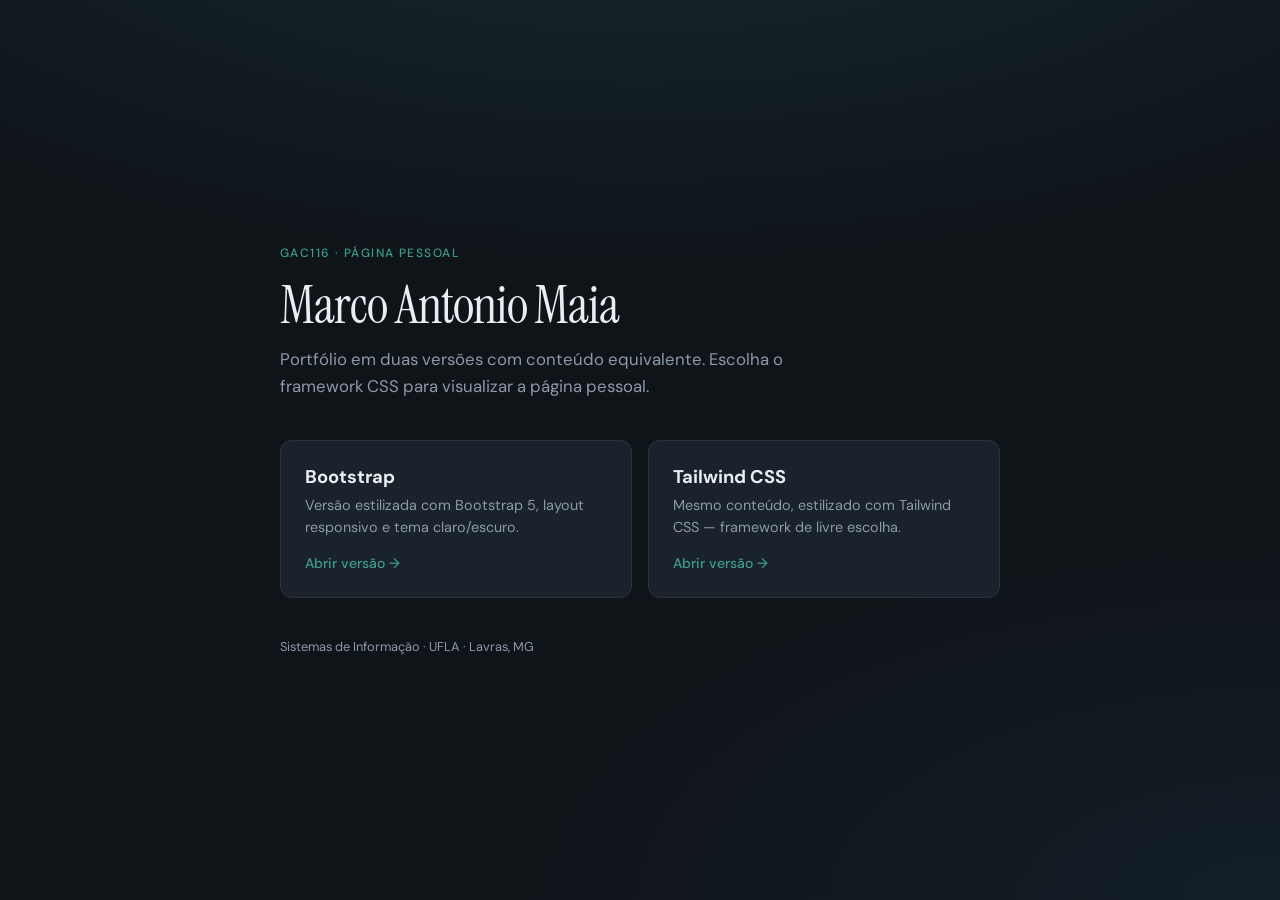
<file: index.html>
<!DOCTYPE html>
<html lang="pt-BR">
<head>
  <meta charset="UTF-8">
  <meta name="viewport" content="width=device-width, initial-scale=1.0">
  <title>Marco Antonio Maia — Portfólio</title>
  <meta name="description" content="Página pessoal de Marco Antonio Maia — escolha a versão Bootstrap ou Tailwind.">
  <link rel="preconnect" href="https://fonts.googleapis.com">
  <link rel="preconnect" href="https://fonts.gstatic.com" crossorigin>
  <link href="https://fonts.googleapis.com/css2?family=DM+Sans:wght@400;500;700&family=Instrument+Serif:ital@0;1&display=swap" rel="stylesheet">
  <style>
    :root {
      --bg: #0f1419;
      --surface: #1a222c;
      --text: #e8eef4;
      --muted: #8b9aab;
      --accent: #3d9b8f;
      --accent-hover: #4db5a7;
      --border: #2a3542;
    }

    * {
      box-sizing: border-box;
      margin: 0;
      padding: 0;
    }

    body {
      min-height: 100vh;
      font-family: "DM Sans", system-ui, sans-serif;
      background:
        radial-gradient(ellipse 80% 50% at 50% -20%, rgba(61, 155, 143, 0.18), transparent),
        radial-gradient(ellipse 60% 40% at 100% 100%, rgba(45, 90, 120, 0.15), transparent),
        var(--bg);
      color: var(--text);
      display: flex;
      align-items: center;
      justify-content: center;
      padding: 2rem 1.25rem;
    }

    .wrap {
      width: min(720px, 100%);
    }

    .brand {
      font-family: "Instrument Serif", Georgia, serif;
      font-size: clamp(2.25rem, 6vw, 3.25rem);
      font-weight: 400;
      letter-spacing: -0.02em;
      line-height: 1.1;
      margin-bottom: 0.75rem;
    }

    .lead {
      color: var(--muted);
      font-size: 1.05rem;
      line-height: 1.6;
      margin-bottom: 2.5rem;
      max-width: 36rem;
    }

    .lead strong {
      color: var(--text);
      font-weight: 500;
    }

    .label {
      font-size: 0.75rem;
      text-transform: uppercase;
      letter-spacing: 0.12em;
      color: var(--accent);
      margin-bottom: 1rem;
      font-weight: 500;
    }

    .cards {
      display: grid;
      gap: 1rem;
    }

    @media (min-width: 560px) {
      .cards {
        grid-template-columns: 1fr 1fr;
      }
    }

    a.card {
      display: block;
      text-decoration: none;
      color: inherit;
      background: var(--surface);
      border: 1px solid var(--border);
      border-radius: 12px;
      padding: 1.5rem;
      transition: border-color 0.2s, transform 0.2s, background 0.2s;
    }

    a.card:hover,
    a.card:focus-visible {
      border-color: var(--accent);
      background: #1e2833;
      transform: translateY(-2px);
      outline: none;
    }

    a.card h2 {
      font-size: 1.15rem;
      font-weight: 700;
      margin-bottom: 0.4rem;
    }

    a.card p {
      color: var(--muted);
      font-size: 0.9rem;
      line-height: 1.5;
    }

    a.card .cta {
      display: inline-block;
      margin-top: 1rem;
      color: var(--accent);
      font-size: 0.875rem;
      font-weight: 500;
    }

    a.card:hover .cta {
      color: var(--accent-hover);
    }

    footer {
      margin-top: 2.5rem;
      font-size: 0.8rem;
      color: var(--muted);
    }
  </style>
</head>
<body>
  <main class="wrap">
    <p class="label">GAC116 · Página Pessoal</p>
    <h1 class="brand">Marco Antonio Maia</h1>
    <p class="lead">
      Portfólio em duas versões com conteúdo equivalente.
      Escolha o framework CSS para visualizar a página pessoal.
    </p>

    <div class="cards">
      <a class="card" href="bootstrap/index.html">
        <h2>Bootstrap</h2>
        <p>Versão estilizada com Bootstrap 5, layout responsivo e tema claro/escuro.</p>
        <span class="cta">Abrir versão →</span>
      </a>
      <a class="card" href="tailwind/index.html">
        <h2>Tailwind CSS</h2>
        <p>Mesmo conteúdo, estilizado com Tailwind CSS — framework de livre escolha.</p>
        <span class="cta">Abrir versão →</span>
      </a>
    </div>

    <footer>
      Sistemas de Informação · UFLA · Lavras, MG
    </footer>
  </main>
</body>
</html>
</file>
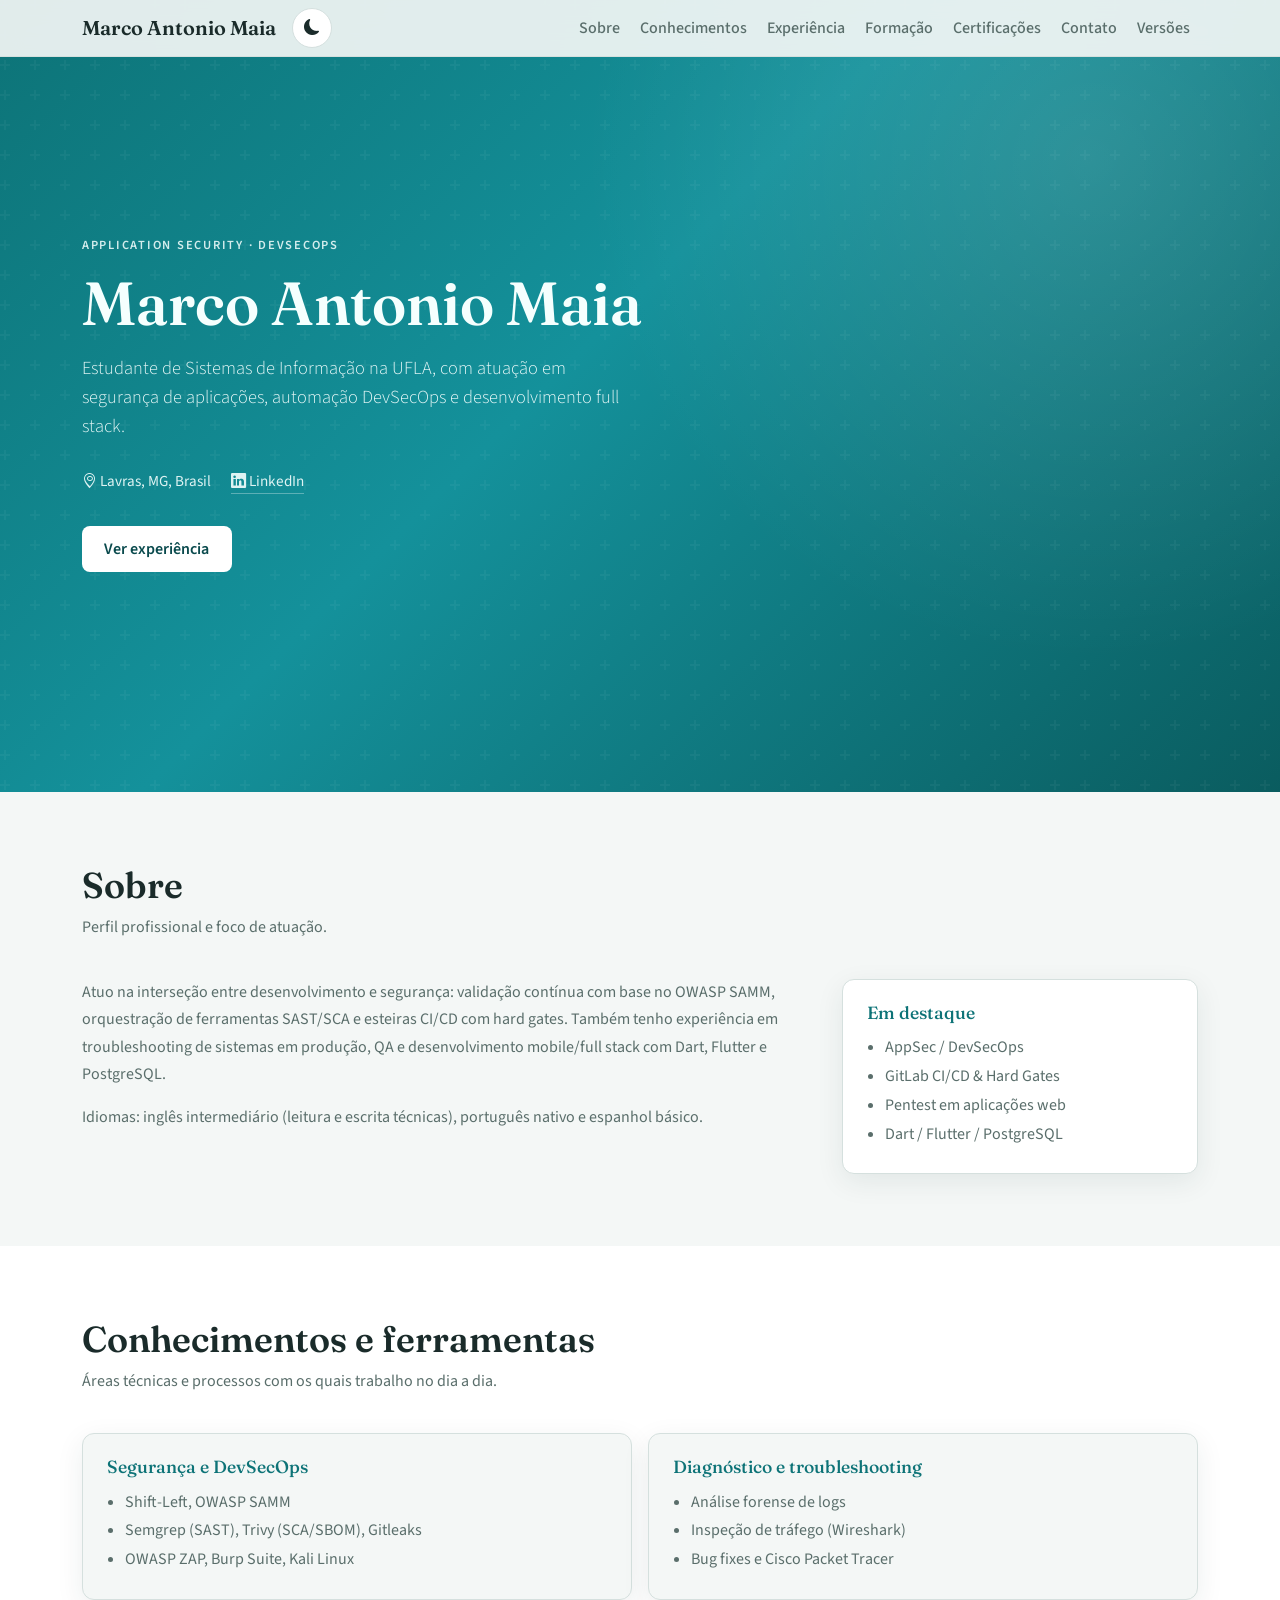
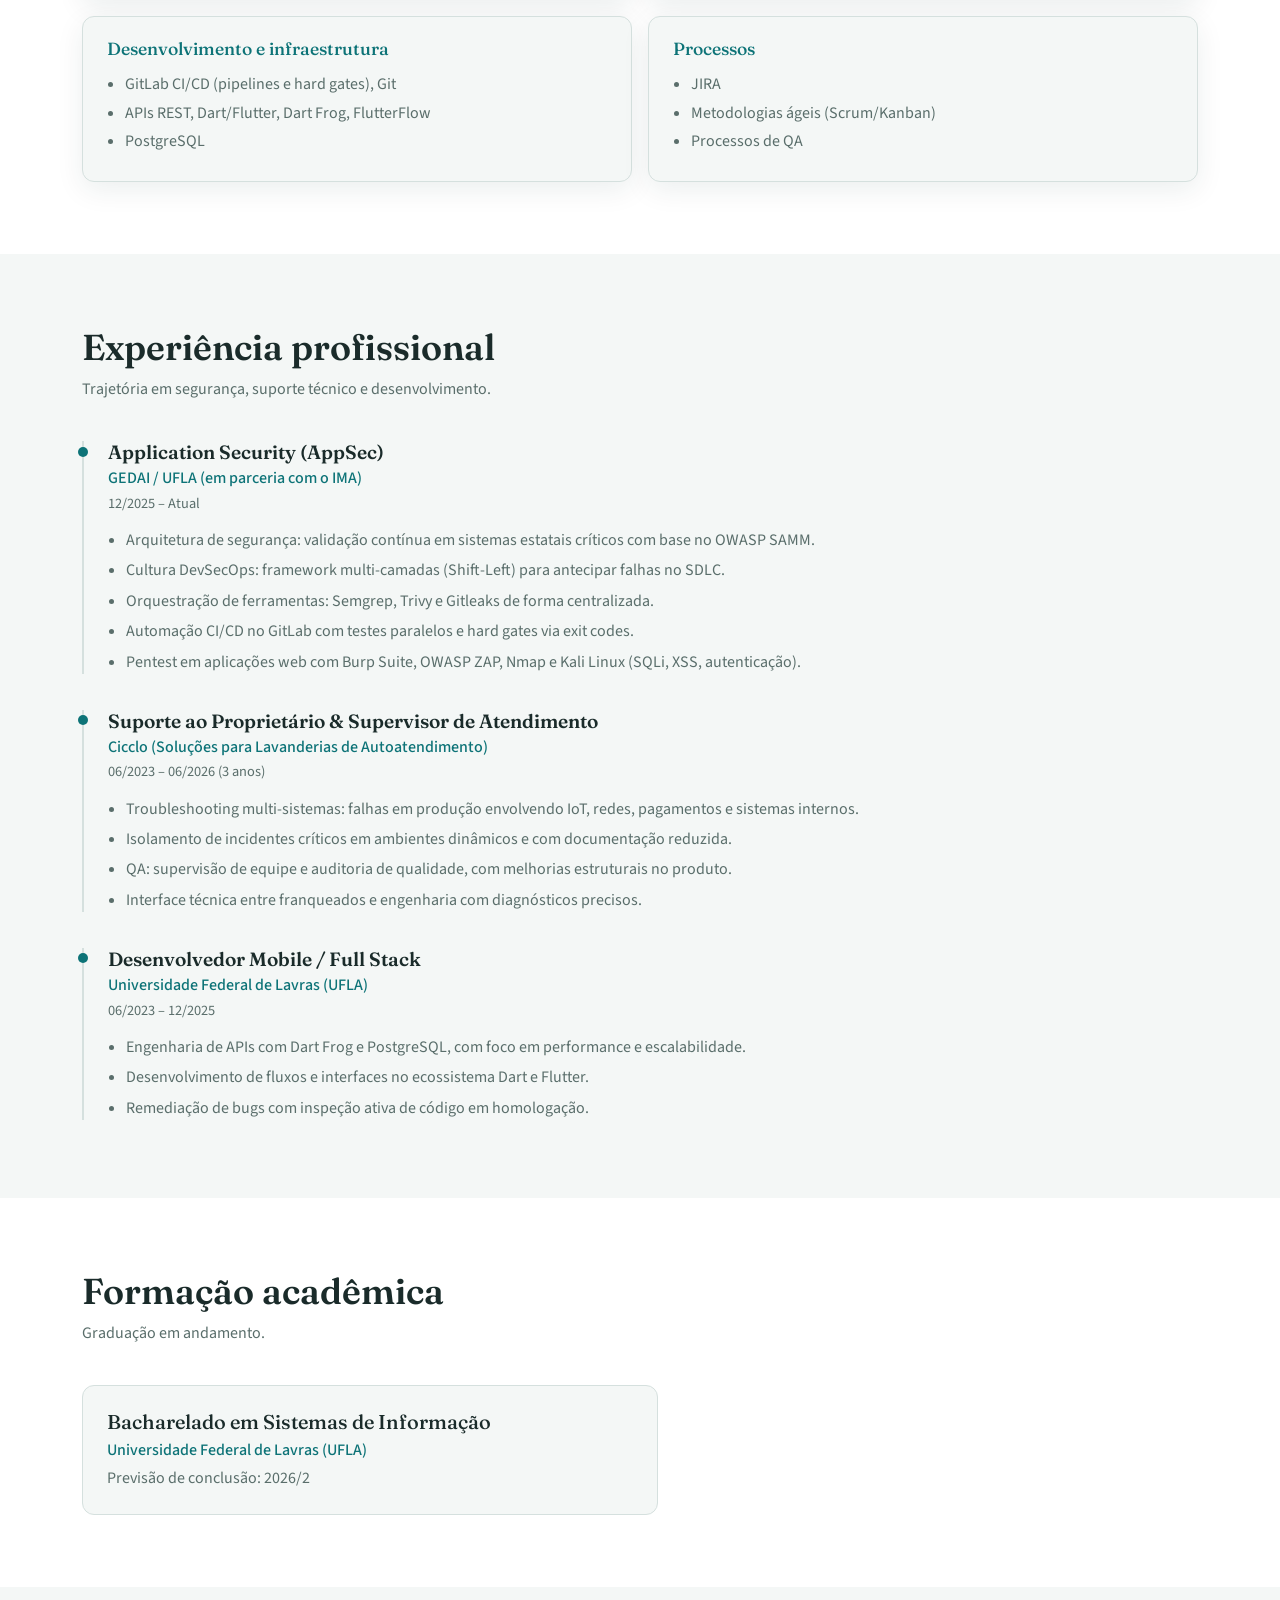
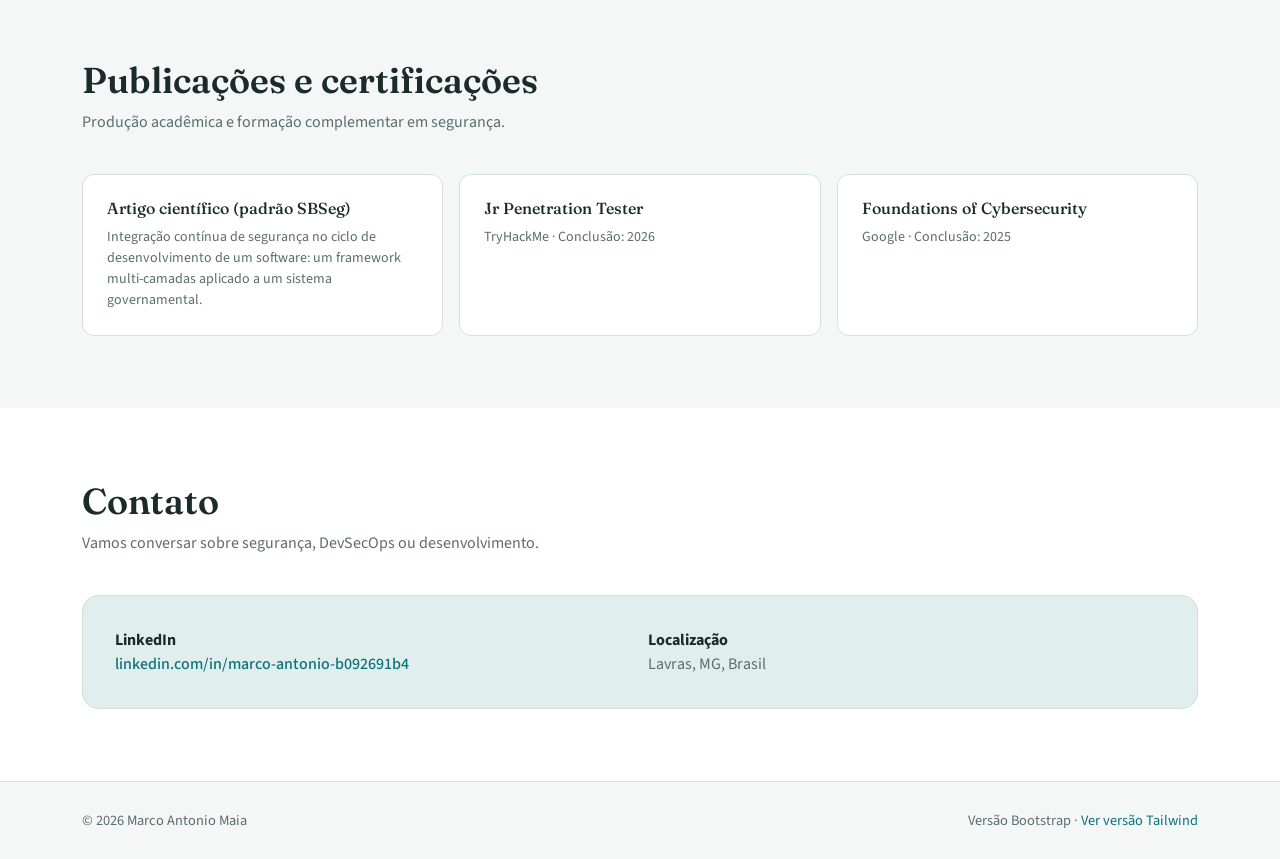
<file: bootstrap/index.html>
<!DOCTYPE html>
<html lang="pt-BR" data-theme="light">
<head>
  <meta charset="UTF-8">
  <meta name="viewport" content="width=device-width, initial-scale=1.0">
  <title>Marco Antonio Maia | Portfólio (Bootstrap)</title>
  <meta name="description" content="Página pessoal de Marco Antonio Maia — Application Security, DevSecOps e desenvolvimento.">
  <link rel="preconnect" href="https://fonts.googleapis.com">
  <link rel="preconnect" href="https://fonts.gstatic.com" crossorigin>
  <link href="https://fonts.googleapis.com/css2?family=Fraunces:opsz,wght@9..144,500;600;700&family=Source+Sans+3:wght@400;500;600;700&display=swap" rel="stylesheet">
  <link href="https://cdn.jsdelivr.net/npm/bootstrap@5.3.3/dist/css/bootstrap.min.css" rel="stylesheet">
  <link href="https://cdn.jsdelivr.net/npm/bootstrap-icons@1.11.3/font/bootstrap-icons.min.css" rel="stylesheet">
  <link rel="stylesheet" href="assets/css/style.css">
</head>
<body>
  <nav class="navbar navbar-expand-lg navbar-portfolio fixed-top">
    <div class="container">
      <a class="navbar-brand" href="#inicio">Marco Antonio Maia</a>
      <div class="d-flex align-items-center gap-2">
        <button type="button" class="btn-theme" id="theme-toggle" aria-label="Alternar tema claro ou escuro" title="Alternar tema">
          <i class="bi bi-sun-fill d-none" id="icon-sun"></i>
          <i class="bi bi-moon-fill" id="icon-moon"></i>
        </button>
        <button class="navbar-toggler border-0" type="button" data-bs-toggle="collapse" data-bs-target="#navMenu" aria-controls="navMenu" aria-expanded="false" aria-label="Abrir menu">
          <span class="navbar-toggler-icon"></span>
        </button>
      </div>
      <div class="collapse navbar-collapse" id="navMenu">
        <ul class="navbar-nav ms-auto align-items-lg-center gap-lg-1">
          <li class="nav-item"><a class="nav-link" href="#sobre">Sobre</a></li>
          <li class="nav-item"><a class="nav-link" href="#conhecimentos">Conhecimentos</a></li>
          <li class="nav-item"><a class="nav-link" href="#experiencia">Experiência</a></li>
          <li class="nav-item"><a class="nav-link" href="#formacao">Formação</a></li>
          <li class="nav-item"><a class="nav-link" href="#certificacoes">Certificações</a></li>
          <li class="nav-item"><a class="nav-link" href="#contato">Contato</a></li>
          <li class="nav-item"><a class="nav-link" href="../index.html">Versões</a></li>
        </ul>
      </div>
    </div>
  </nav>

  <header class="hero" id="inicio">
    <div class="container hero-content">
      <p class="hero-eyebrow">Application Security · DevSecOps</p>
      <h1>Marco Antonio Maia</h1>
      <p class="lead">
        Estudante de Sistemas de Informação na UFLA, com atuação em segurança de aplicações,
        automação DevSecOps e desenvolvimento full stack.
      </p>
      <div class="hero-meta">
        <span><i class="bi bi-geo-alt"></i> Lavras, MG, Brasil</span>
        <a href="https://www.linkedin.com/in/marco-antonio-b092691b4/" target="_blank" rel="noopener noreferrer"><i class="bi bi-linkedin"></i> LinkedIn</a>
      </div>
      <a class="btn-hero" href="#experiencia">Ver experiência</a>
    </div>
  </header>

  <main>
    <section class="section" id="sobre">
      <div class="container fade-in">
        <h2 class="section-title">Sobre</h2>
        <p class="section-sub">Perfil profissional e foco de atuação.</p>
        <div class="row g-4">
          <div class="col-lg-8">
            <p class="mb-3" style="color: var(--muted); line-height: 1.7;">
              Atuo na interseção entre desenvolvimento e segurança: validação contínua com base no
              OWASP SAMM, orquestração de ferramentas SAST/SCA e esteiras CI/CD com hard gates.
              Também tenho experiência em troubleshooting de sistemas em produção, QA e
              desenvolvimento mobile/full stack com Dart, Flutter e PostgreSQL.
            </p>
            <p class="mb-0" style="color: var(--muted); line-height: 1.7;">
              Idiomas: inglês intermediário (leitura e escrita técnicas), português nativo e espanhol básico.
            </p>
          </div>
          <div class="col-lg-4">
            <div class="skill-group">
              <h3>Em destaque</h3>
              <ul>
                <li>AppSec / DevSecOps</li>
                <li>GitLab CI/CD & Hard Gates</li>
                <li>Pentest em aplicações web</li>
                <li>Dart / Flutter / PostgreSQL</li>
              </ul>
            </div>
          </div>
        </div>
      </div>
    </section>

    <section class="section section-alt" id="conhecimentos">
      <div class="container">
        <h2 class="section-title fade-in">Conhecimentos e ferramentas</h2>
        <p class="section-sub fade-in">Áreas técnicas e processos com os quais trabalho no dia a dia.</p>
        <div class="row g-3">
          <div class="col-md-6 fade-in">
            <div class="skill-group">
              <h3>Segurança e DevSecOps</h3>
              <ul>
                <li>Shift-Left, OWASP SAMM</li>
                <li>Semgrep (SAST), Trivy (SCA/SBOM), Gitleaks</li>
                <li>OWASP ZAP, Burp Suite, Kali Linux</li>
              </ul>
            </div>
          </div>
          <div class="col-md-6 fade-in">
            <div class="skill-group">
              <h3>Diagnóstico e troubleshooting</h3>
              <ul>
                <li>Análise forense de logs</li>
                <li>Inspeção de tráfego (Wireshark)</li>
                <li>Bug fixes e Cisco Packet Tracer</li>
              </ul>
            </div>
          </div>
          <div class="col-md-6 fade-in">
            <div class="skill-group">
              <h3>Desenvolvimento e infraestrutura</h3>
              <ul>
                <li>GitLab CI/CD (pipelines e hard gates), Git</li>
                <li>APIs REST, Dart/Flutter, Dart Frog, FlutterFlow</li>
                <li>PostgreSQL</li>
              </ul>
            </div>
          </div>
          <div class="col-md-6 fade-in">
            <div class="skill-group">
              <h3>Processos</h3>
              <ul>
                <li>JIRA</li>
                <li>Metodologias ágeis (Scrum/Kanban)</li>
                <li>Processos de QA</li>
              </ul>
            </div>
          </div>
        </div>
      </div>
    </section>

    <section class="section" id="experiencia">
      <div class="container">
        <h2 class="section-title fade-in">Experiência profissional</h2>
        <p class="section-sub fade-in">Trajetória em segurança, suporte técnico e desenvolvimento.</p>

        <div class="timeline-item fade-in">
          <h3 class="job-role">Application Security (AppSec)</h3>
          <p class="job-org">GEDAI / UFLA (em parceria com o IMA)</p>
          <p class="job-period">12/2025 – Atual</p>
          <ul>
            <li>Arquitetura de segurança: validação contínua em sistemas estatais críticos com base no OWASP SAMM.</li>
            <li>Cultura DevSecOps: framework multi-camadas (Shift-Left) para antecipar falhas no SDLC.</li>
            <li>Orquestração de ferramentas: Semgrep, Trivy e Gitleaks de forma centralizada.</li>
            <li>Automação CI/CD no GitLab com testes paralelos e hard gates via exit codes.</li>
            <li>Pentest em aplicações web com Burp Suite, OWASP ZAP, Nmap e Kali Linux (SQLi, XSS, autenticação).</li>
          </ul>
        </div>

        <div class="timeline-item fade-in">
          <h3 class="job-role">Suporte ao Proprietário &amp; Supervisor de Atendimento</h3>
          <p class="job-org">Cicclo (Soluções para Lavanderias de Autoatendimento)</p>
          <p class="job-period">06/2023 – 06/2026 (3 anos)</p>
          <ul>
            <li>Troubleshooting multi-sistemas: falhas em produção envolvendo IoT, redes, pagamentos e sistemas internos.</li>
            <li>Isolamento de incidentes críticos em ambientes dinâmicos e com documentação reduzida.</li>
            <li>QA: supervisão de equipe e auditoria de qualidade, com melhorias estruturais no produto.</li>
            <li>Interface técnica entre franqueados e engenharia com diagnósticos precisos.</li>
          </ul>
        </div>

        <div class="timeline-item fade-in">
          <h3 class="job-role">Desenvolvedor Mobile / Full Stack</h3>
          <p class="job-org">Universidade Federal de Lavras (UFLA)</p>
          <p class="job-period">06/2023 – 12/2025</p>
          <ul>
            <li>Engenharia de APIs com Dart Frog e PostgreSQL, com foco em performance e escalabilidade.</li>
            <li>Desenvolvimento de fluxos e interfaces no ecossistema Dart e Flutter.</li>
            <li>Remediação de bugs com inspeção ativa de código em homologação.</li>
          </ul>
        </div>
      </div>
    </section>

    <section class="section section-alt" id="formacao">
      <div class="container fade-in">
        <h2 class="section-title">Formação acadêmica</h2>
        <p class="section-sub">Graduação em andamento.</p>
        <div class="edu-card" style="max-width: 36rem;">
          <h3 class="h5 mb-1">Bacharelado em Sistemas de Informação</h3>
          <p class="mb-1" style="color: var(--accent); font-weight: 500;">Universidade Federal de Lavras (UFLA)</p>
          <p class="mb-0" style="color: var(--muted);">Previsão de conclusão: 2026/2</p>
        </div>
      </div>
    </section>

    <section class="section" id="certificacoes">
      <div class="container">
        <h2 class="section-title fade-in">Publicações e certificações</h2>
        <p class="section-sub fade-in">Produção acadêmica e formação complementar em segurança.</p>
        <div class="row g-3">
          <div class="col-md-4 fade-in">
            <div class="cert-card">
              <h3 class="h6 mb-2">Artigo científico (padrão SBSeg)</h3>
              <p class="mb-0 small" style="color: var(--muted); line-height: 1.5;">
                Integração contínua de segurança no ciclo de desenvolvimento de um software:
                um framework multi-camadas aplicado a um sistema governamental.
              </p>
            </div>
          </div>
          <div class="col-md-4 fade-in">
            <div class="cert-card">
              <h3 class="h6 mb-2">Jr Penetration Tester</h3>
              <p class="mb-0 small" style="color: var(--muted);">TryHackMe · Conclusão: 2026</p>
            </div>
          </div>
          <div class="col-md-4 fade-in">
            <div class="cert-card">
              <h3 class="h6 mb-2">Foundations of Cybersecurity</h3>
              <p class="mb-0 small" style="color: var(--muted);">Google · Conclusão: 2025</p>
            </div>
          </div>
        </div>
      </div>
    </section>

    <section class="section section-alt" id="contato">
      <div class="container fade-in">
        <h2 class="section-title">Contato</h2>
        <p class="section-sub">Vamos conversar sobre segurança, DevSecOps ou desenvolvimento.</p>
        <div class="contact-box">
          <div class="row g-3">
            <div class="col-md-6">
              <strong>LinkedIn</strong><br>
              <a href="https://www.linkedin.com/in/marco-antonio-b092691b4/" target="_blank" rel="noopener noreferrer">linkedin.com/in/marco-antonio-b092691b4</a>
            </div>
            <div class="col-md-6">
              <strong>Localização</strong><br>
              <span style="color: var(--muted);">Lavras, MG, Brasil</span>
            </div>
          </div>
        </div>
      </div>
    </section>
  </main>

  <footer class="site-footer">
    <div class="container d-flex flex-column flex-md-row justify-content-between gap-2">
      <span>&copy; <span id="year"></span> Marco Antonio Maia</span>
      <span>
        Versão Bootstrap ·
        <a href="../tailwind/index.html">Ver versão Tailwind</a>
      </span>
    </div>
  </footer>

  <script src="https://cdn.jsdelivr.net/npm/bootstrap@5.3.3/dist/js/bootstrap.bundle.min.js"></script>
  <script src="assets/js/main.js"></script>
</body>
</html>
</file>
<file: bootstrap/assets/css/style.css>
:root {
  --bg: #f4f7f6;
  --surface: #ffffff;
  --text: #1a2b2a;
  --muted: #5a6e6b;
  --accent: #0d7377;
  --accent-soft: rgba(13, 115, 119, 0.12);
  --border: #d5e0de;
  --hero-grad: linear-gradient(135deg, #0d7377 0%, #14919b 45%, #0a5c5f 100%);
  --shadow: 0 8px 28px rgba(13, 50, 48, 0.08);
  --nav-bg: rgba(244, 247, 246, 0.92);
}

[data-theme="dark"] {
  --bg: #0e1615;
  --surface: #16201f;
  --text: #e6f0ee;
  --muted: #8fa3a0;
  --accent: #3dbdb8;
  --accent-soft: rgba(61, 189, 184, 0.15);
  --border: #2a3a38;
  --hero-grad: linear-gradient(135deg, #0a4a4d 0%, #0d7377 50%, #085456 100%);
  --shadow: 0 8px 28px rgba(0, 0, 0, 0.35);
  --nav-bg: rgba(14, 22, 21, 0.92);
}

html {
  scroll-behavior: smooth;
}

body {
  font-family: "Source Sans 3", system-ui, sans-serif;
  background-color: var(--bg);
  color: var(--text);
  transition: background-color 0.25s ease, color 0.25s ease;
}

h1, h2, h3, .display-font {
  font-family: "Fraunces", Georgia, serif;
}

.navbar-portfolio {
  background: var(--nav-bg);
  backdrop-filter: blur(10px);
  border-bottom: 1px solid var(--border);
}

.navbar-portfolio .nav-link {
  color: var(--muted);
  font-weight: 500;
}

.navbar-portfolio .nav-link:hover,
.navbar-portfolio .nav-link:focus {
  color: var(--accent);
}

.navbar-brand {
  font-family: "Fraunces", Georgia, serif;
  font-weight: 600;
  color: var(--text) !important;
}

.btn-theme {
  border: 1px solid var(--border);
  background: var(--surface);
  color: var(--text);
  width: 2.5rem;
  height: 2.5rem;
  display: inline-flex;
  align-items: center;
  justify-content: center;
  border-radius: 50%;
}

.btn-theme:hover {
  border-color: var(--accent);
  color: var(--accent);
}

.navbar-portfolio .navbar-toggler {
  border: 1px solid var(--border);
  padding: 0.35rem 0.5rem;
}

.navbar-portfolio .navbar-toggler-icon {
  background-image: url("data:image/svg+xml,%3csvg xmlns='http://www.w3.org/2000/svg' viewBox='0 0 30 30'%3e%3cpath stroke='rgba(26, 43, 42, 0.85)' stroke-linecap='round' stroke-miterlimit='10' stroke-width='2' d='M4 7h22M4 15h22M4 23h22'/%3e%3c/svg%3e");
}

[data-theme="dark"] .navbar-portfolio .navbar-toggler-icon {
  background-image: url("data:image/svg+xml,%3csvg xmlns='http://www.w3.org/2000/svg' viewBox='0 0 30 30'%3e%3cpath stroke='rgba(230, 240, 238, 0.9)' stroke-linecap='round' stroke-miterlimit='10' stroke-width='2' d='M4 7h22M4 15h22M4 23h22'/%3e%3c/svg%3e");
}

.hero {
  position: relative;
  min-height: 88vh;
  display: flex;
  align-items: center;
  overflow: hidden;
  background: var(--hero-grad);
  color: #f5fffe;
}

.hero::before {
  content: "";
  position: absolute;
  inset: 0;
  background:
    radial-gradient(circle at 85% 20%, rgba(255, 255, 255, 0.12), transparent 40%),
    url("data:image/svg+xml,%3Csvg width='60' height='60' viewBox='0 0 60 60' xmlns='http://www.w3.org/2000/svg'%3E%3Cg fill='none' fill-rule='evenodd'%3E%3Cg fill='%23ffffff' fill-opacity='0.04'%3E%3Cpath d='M36 34v-4h-2v4h-4v2h4v4h2v-4h4v-2h-4zm0-30V0h-2v4h-4v2h4v4h2V6h4V4h-4zM6 34v-4H4v4H0v2h4v4h2v-4h4v-2H6zM6 4V0H4v4H0v2h4v4h2V6h4V4H6z'/%3E%3C/g%3E%3C/g%3E%3C/svg%3E");
  pointer-events: none;
}

.hero-content {
  position: relative;
  z-index: 1;
  padding-top: 5rem;
  padding-bottom: 4rem;
}

.hero-eyebrow {
  text-transform: uppercase;
  letter-spacing: 0.14em;
  font-size: 0.78rem;
  font-weight: 600;
  opacity: 0.85;
  margin-bottom: 1rem;
}

.hero h1 {
  font-size: clamp(2.4rem, 6vw, 3.8rem);
  font-weight: 600;
  line-height: 1.1;
  margin-bottom: 1rem;
}

.hero .lead {
  font-size: 1.15rem;
  max-width: 34rem;
  opacity: 0.92;
  line-height: 1.6;
}

.hero-meta {
  display: flex;
  flex-wrap: wrap;
  gap: 0.75rem 1.25rem;
  margin-top: 1.75rem;
  font-size: 0.95rem;
  opacity: 0.9;
}

.hero-meta a {
  color: inherit;
  text-decoration: none;
  border-bottom: 1px solid rgba(255, 255, 255, 0.35);
}

.hero-meta a:hover {
  border-bottom-color: #fff;
}

.btn-hero {
  background: #fff;
  color: #0a4a4d;
  font-weight: 600;
  border: none;
  padding: 0.7rem 1.4rem;
  border-radius: 0.5rem;
  margin-top: 2rem;
  display: inline-block;
  text-decoration: none;
  transition: transform 0.2s, box-shadow 0.2s;
}

.btn-hero:hover {
  color: #0a4a4d;
  transform: translateY(-2px);
  box-shadow: 0 8px 20px rgba(0, 0, 0, 0.2);
}

.section {
  padding: 4.5rem 0;
}

.section-alt {
  background: var(--surface);
}

.section-title {
  font-size: clamp(1.75rem, 3vw, 2.25rem);
  font-weight: 600;
  margin-bottom: 0.5rem;
}

.section-sub {
  color: var(--muted);
  margin-bottom: 2.5rem;
  max-width: 36rem;
}

.skill-group {
  background: var(--surface);
  border: 1px solid var(--border);
  border-radius: 0.75rem;
  padding: 1.35rem 1.5rem;
  height: 100%;
  box-shadow: var(--shadow);
}

.section-alt .skill-group {
  background: var(--bg);
}

.skill-group h3 {
  font-size: 1.1rem;
  color: var(--accent);
  margin-bottom: 0.85rem;
}

.skill-group ul {
  margin: 0;
  padding-left: 1.1rem;
  color: var(--muted);
}

.skill-group li {
  margin-bottom: 0.35rem;
  line-height: 1.45;
}

.timeline-item {
  position: relative;
  padding-left: 1.5rem;
  margin-bottom: 2.25rem;
  border-left: 2px solid var(--border);
}

.timeline-item::before {
  content: "";
  position: absolute;
  left: -6px;
  top: 0.35rem;
  width: 10px;
  height: 10px;
  border-radius: 50%;
  background: var(--accent);
}

.timeline-item:last-child {
  margin-bottom: 0;
}

.job-role {
  font-size: 1.2rem;
  font-weight: 600;
  margin-bottom: 0.15rem;
}

.job-org {
  color: var(--accent);
  font-weight: 500;
  margin-bottom: 0.15rem;
}

.job-period {
  color: var(--muted);
  font-size: 0.9rem;
  margin-bottom: 0.85rem;
}

.timeline-item ul {
  color: var(--muted);
  padding-left: 1.1rem;
  margin-bottom: 0;
}

.timeline-item li {
  margin-bottom: 0.4rem;
  line-height: 1.5;
}

.edu-card,
.cert-card {
  background: var(--bg);
  border: 1px solid var(--border);
  border-radius: 0.75rem;
  padding: 1.5rem;
  height: 100%;
}

.section:not(.section-alt) .edu-card,
.section:not(.section-alt) .cert-card {
  background: var(--surface);
}

.cert-card {
  transition: border-color 0.2s;
}

.cert-card:hover {
  border-color: var(--accent);
}

.contact-box {
  background: var(--accent-soft);
  border: 1px solid var(--border);
  border-radius: 1rem;
  padding: 2rem;
}

.contact-box a {
  color: var(--accent);
  text-decoration: none;
  font-weight: 500;
}

.contact-box a:hover {
  text-decoration: underline;
}

.site-footer {
  border-top: 1px solid var(--border);
  padding: 1.75rem 0;
  color: var(--muted);
  font-size: 0.9rem;
}

.site-footer a {
  color: var(--accent);
  text-decoration: none;
}

.fade-in {
  opacity: 0;
  transform: translateY(16px);
  transition: opacity 0.55s ease, transform 0.55s ease;
}

.fade-in.visible {
  opacity: 1;
  transform: none;
}

@media (max-width: 991.98px) {
  .hero {
    min-height: auto;
  }

  .navbar-portfolio .navbar-collapse {
    background: var(--surface);
    border: 1px solid var(--border);
    border-radius: 0.75rem;
    margin-top: 0.75rem;
    padding: 0.75rem 1rem;
  }
}
</file>
